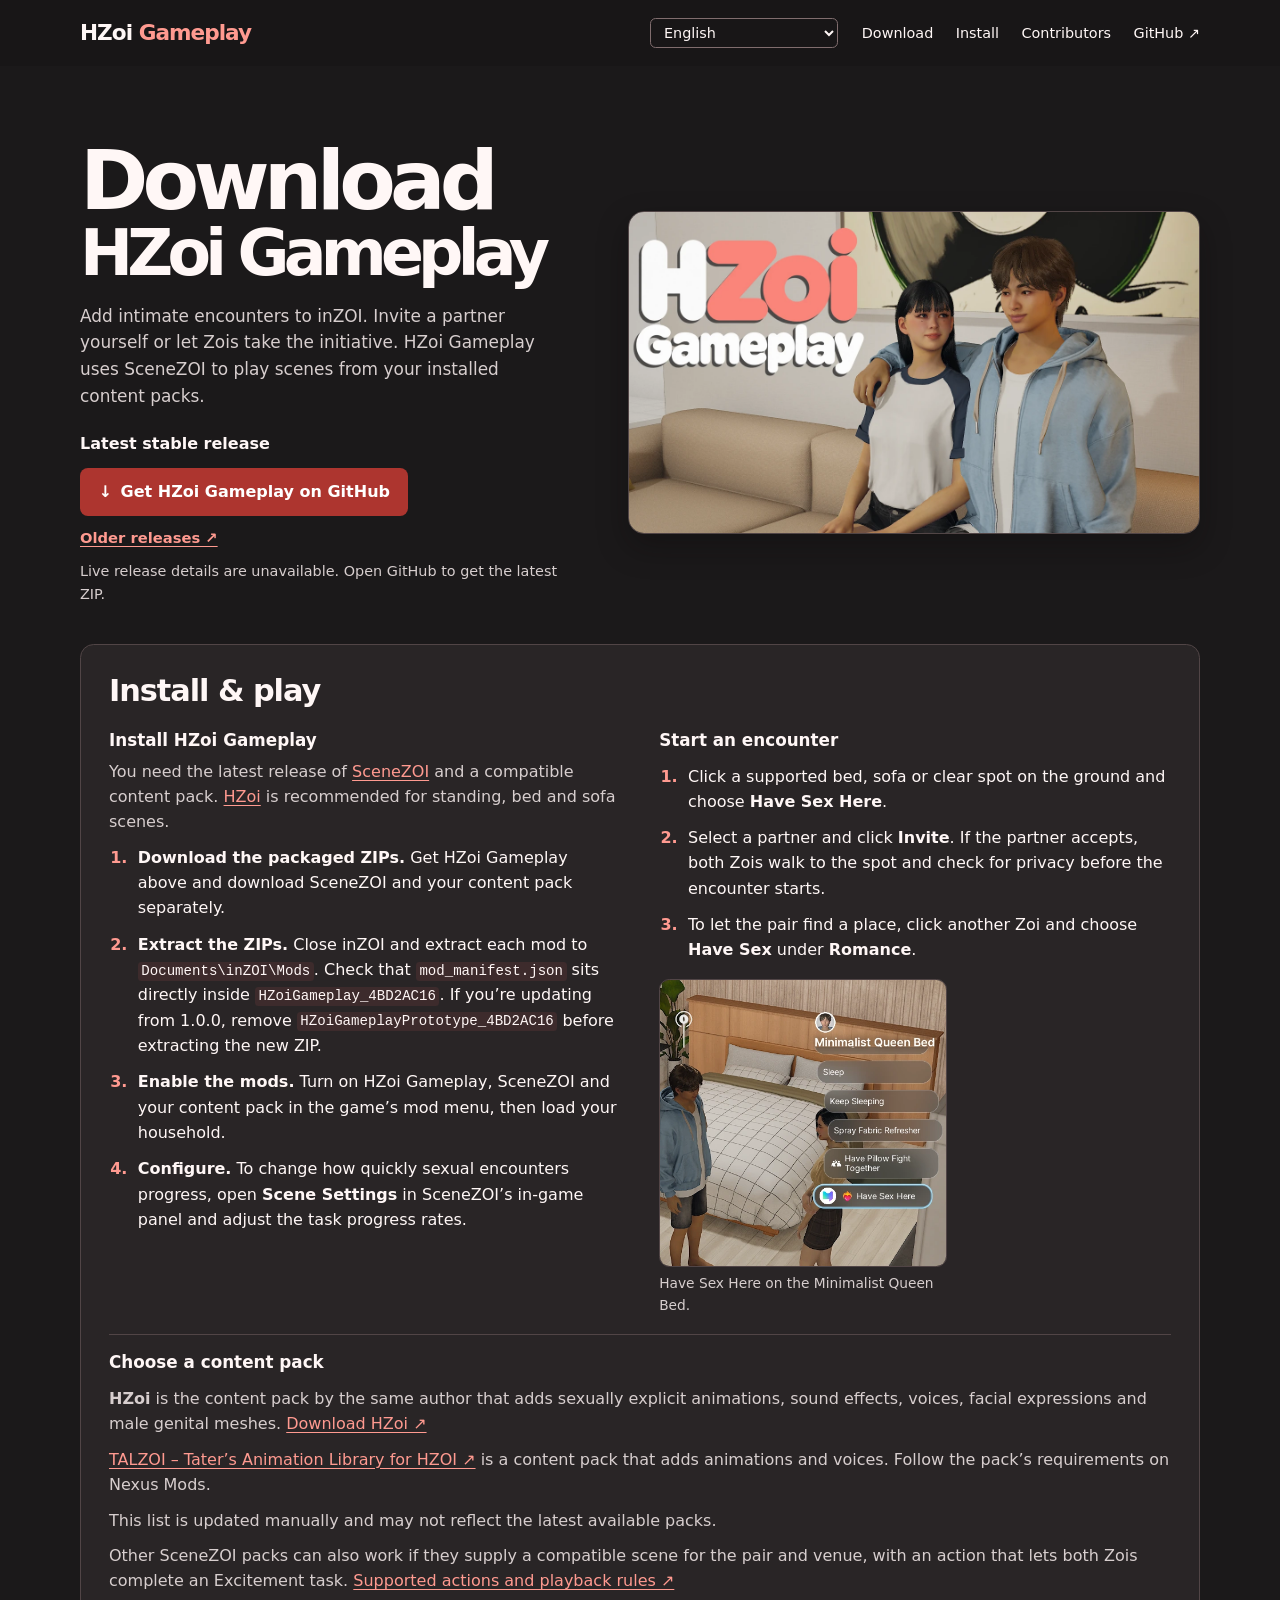
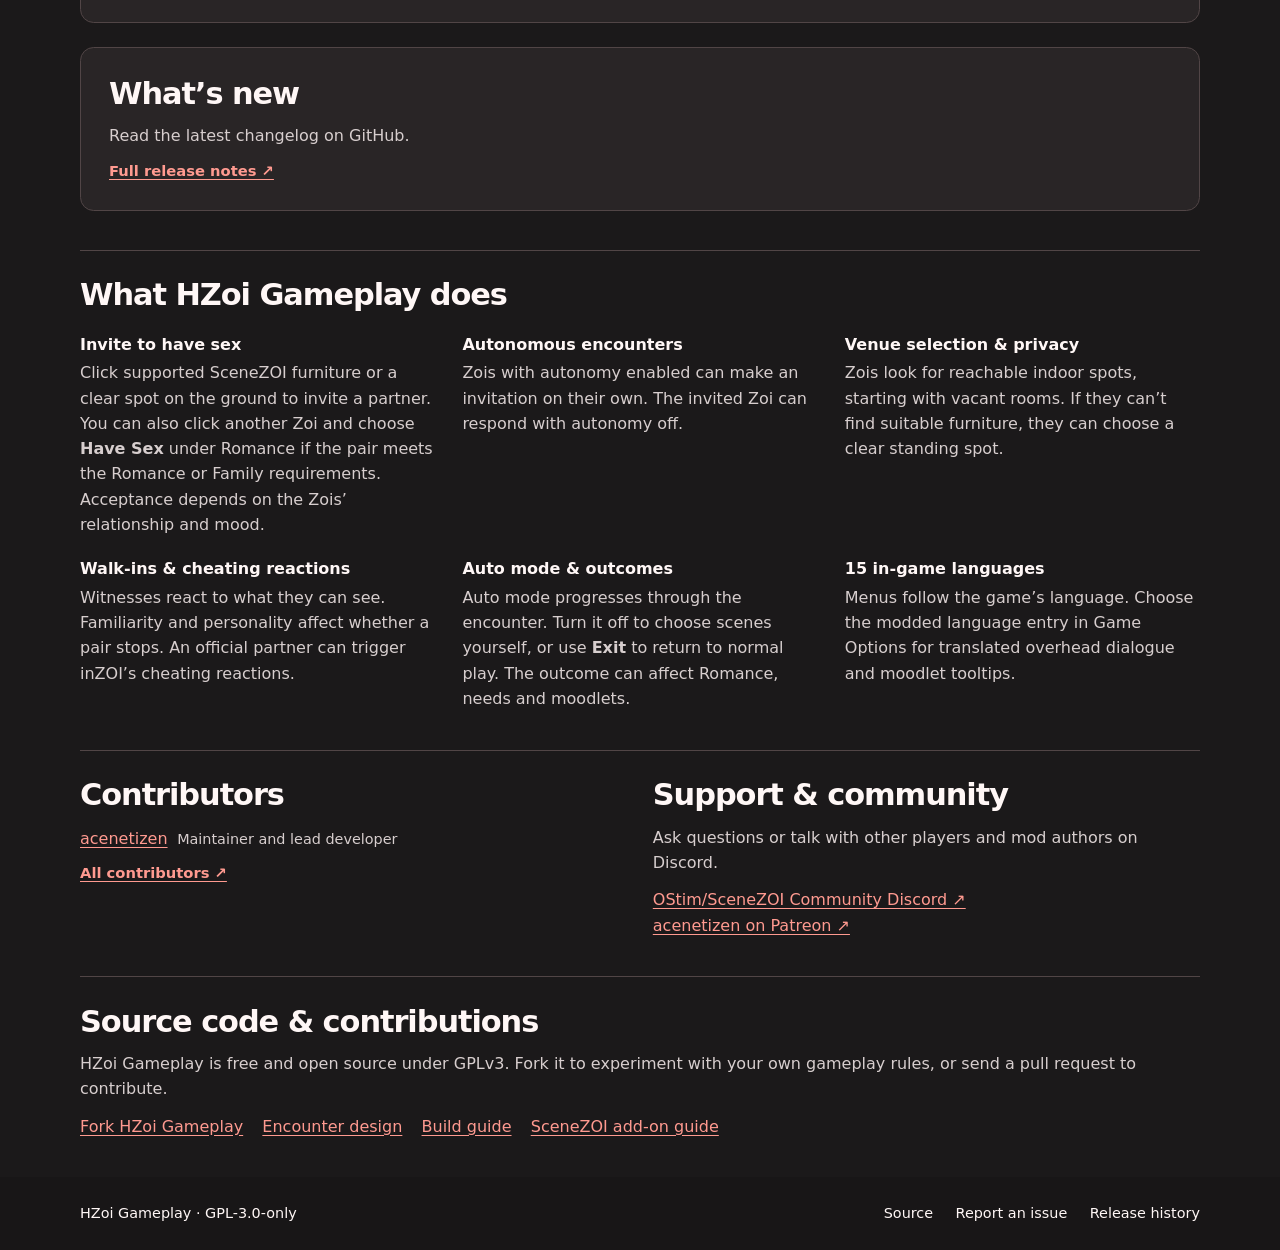
<file: docs/index.html>
<!doctype html>
<html lang="en-US">
<head>
  <meta charset="utf-8">
  <meta name="viewport" content="width=device-width, initial-scale=1">
  <meta name="description" content="Download HZoi Gameplay for inZOI. Invite a partner or let Zois initiate encounters on their own. Find setup instructions, content packs and release notes." data-i18n="pageDescription" data-i18n-attribute="content">
  <meta name="theme-color" content="#1b191a">
  <meta property="og:title" content="HZoi Gameplay — Download for inZOI" data-i18n="pageTitle" data-i18n-attribute="content">
  <meta property="og:description" content="Invite a partner or let Zois take the initiative. Powered by SceneZOI and your content packs." data-i18n="socialDescription" data-i18n-attribute="content">
  <meta property="og:image" content="https://acepleiades.github.io/HZoi-Gameplay/site-assets/hzoi-gameplay-banner.webp">
  <title data-i18n="pageTitle">HZoi Gameplay — Download for inZOI</title>
  <link rel="canonical" href="https://acepleiades.github.io/HZoi-Gameplay/">
  <link rel="icon" href="site-assets/icon.png">
  <link rel="stylesheet" href="site-assets/site.css?v=3">
  <script src="site-assets/language.js?v=1" defer></script>
  <script src="site-assets/releases.js?v=2" defer></script>
</head>
<body>
  <a class="skip" href="#download" data-i18n="skip">Skip to download</a>
  <header class="top">
    <div class="wrap top-inner">
      <a class="brand" href="./">HZoi <span>Gameplay</span></a>
      <div class="language-picker" hidden>
        <label for="site-language" data-i18n="language">Language</label>
        <select id="site-language"></select>
      </div>
      <nav aria-label="Main navigation" data-i18n="mainNav" data-i18n-attribute="aria-label">
        <a href="#download" data-i18n="navDownload">Download</a>
        <a href="#installation" data-i18n="navInstall">Install</a>
        <a href="#contributors" data-i18n="contributors">Contributors</a>
        <a href="https://github.com/acepleiades/HZoi-Gameplay">GitHub ↗</a>
      </nav>
    </div>
  </header>

  <main class="wrap">
    <section class="hero" id="download" aria-labelledby="download-title">
      <div class="hero-copy">
        <h1 id="download-title" data-i18n="downloadTitle">Download <span>HZoi Gameplay</span></h1>
        <p class="intro" data-i18n="intro">Add intimate encounters to inZOI. Invite a partner yourself or let Zois take the initiative. HZoi Gameplay uses SceneZOI to play scenes from your installed content packs.</p>
        <div class="release">
          <div class="release-meta">
            <strong><span id="release-tag"></span><span data-i18n="latest">Latest stable release</span></strong>
            <span id="asset-info"></span>
          </div>
          <a id="download-link" class="button" href="https://github.com/acepleiades/HZoi-Gameplay/releases/latest"><span aria-hidden="true">↓</span> <span id="download-label" data-i18n="getGithub">Get HZoi Gameplay on GitHub</span></a>
          <a class="text-link" href="https://github.com/acepleiades/HZoi-Gameplay/releases" data-i18n="older">Older releases ↗</a>
          <p class="release-status" id="release-status" role="status"></p>
        </div>
      </div>
      <img class="banner" src="site-assets/hzoi-gameplay-banner.webp" alt="HZoi Gameplay logo next to two Zois sitting together on a sofa" width="1280" height="720" fetchpriority="high" data-i18n="bannerAlt" data-i18n-attribute="alt">
    </section>

    <section class="panel" id="installation">
      <h2 data-i18n="installTitle">Install &amp; play</h2>
      <div class="install-grid">
        <div>
          <h3 data-i18n="installGameplay">Install HZoi Gameplay</h3>
          <p data-i18n="requirements">You need the latest release of <a href="https://acepleiades.github.io/SceneZOI/">SceneZOI</a> and a compatible content pack. <a href="https://www.patreon.com/skyrimaceanimations/posts/hzoi-1-4-1-174452155">HZoi</a> is recommended for standing, bed and sofa scenes.</p>
          <ol class="steps">
            <li data-i18n="downloadPackages"><strong>Download the packaged ZIPs.</strong> Get HZoi Gameplay above and download SceneZOI and your content pack separately.</li>
            <li data-i18n="extract"><strong>Extract the ZIPs.</strong> Close inZOI and extract each mod to <code>Documents\inZOI\Mods</code>. Check that <code>mod_manifest.json</code> sits directly inside <code>HZoiGameplay_4BD2AC16</code>. If you’re updating from 1.0.0, remove <code>HZoiGameplayPrototype_4BD2AC16</code> before extracting the new ZIP.</li>
            <li data-i18n="enable"><strong>Enable the mods.</strong> Turn on HZoi Gameplay, SceneZOI and your content pack in the game’s mod menu, then load your household.</li>
            <li data-i18n="configure"><strong>Configure.</strong> To change how quickly sexual encounters progress, open <strong>Scene Settings</strong> in SceneZOI’s in-game panel and adjust the task progress rates.</li>
          </ol>
        </div>
        <div>
          <h3 data-i18n="start">Start an encounter</h3>
          <ol class="steps">
            <li data-i18n="startHere">Click a supported bed, sofa or clear spot on the ground and choose <strong>Have Sex Here</strong>.</li>
            <li data-i18n="choosePartner">Select a partner and click <strong>Invite</strong>. If the partner accepts, both Zois walk to the spot and check for privacy before the encounter starts.</li>
            <li data-i18n="startRomance">To let the pair find a place, click another Zoi and choose <strong>Have Sex</strong> under <strong>Romance</strong>.</li>
          </ol>
          <figure class="example">
            <a href="site-assets/gameplay-option.webp"><img src="site-assets/gameplay-option.webp" alt="Have Sex Here highlighted in the Minimalist Queen Bed’s interaction menu" width="500" height="500" loading="lazy" data-i18n="exampleAlt" data-i18n-attribute="alt"></a>
            <figcaption data-i18n="exampleCaption">Have Sex Here on the Minimalist Queen Bed.</figcaption>
          </figure>
        </div>
      </div>
      <div class="content-packs">
        <h3 data-i18n="chooseContentPack">Choose a content pack</h3>
        <p data-i18n="hzoi"><strong>HZoi</strong> is the content pack by the same author that adds sexually explicit animations, sound effects, voices, facial expressions and male genital meshes. <a href="https://www.patreon.com/skyrimaceanimations/posts/hzoi-1-4-1-174452155">Download HZoi ↗</a></p>
        <p data-i18n="talzoi"><a href="https://www.nexusmods.com/inzoi/mods/1933">TALZOI – Tater’s Animation Library for HZOI ↗</a> is a content pack that adds animations and voices. Follow the pack’s requirements on Nexus Mods.</p>
        <p data-i18n="packListNote">This list is updated manually and may not reflect the latest available packs.</p>
        <p data-i18n="otherPacks">Other SceneZOI packs can also work if they supply a compatible scene for the pair and venue, with an action that lets both Zois complete an Excitement task. <a href="https://github.com/acepleiades/HZoi-Gameplay/blob/main/docs/autonomous-scene-start.md">Supported actions and playback rules ↗</a></p>
      </div>
    </section>

    <section class="panel changes" id="changelog">
      <h2 data-i18n="whatsNew">What’s new</h2>
      <p id="release-language" hidden data-i18n="notesEnglish">Release notes are shown in English.</p>
      <div id="release-notes"><p data-i18n="notesFallback">Read the latest changelog on GitHub.</p></div>
      <a class="text-link" id="release-link" href="https://github.com/acepleiades/HZoi-Gameplay/releases/latest" data-i18n="fullNotes">Full release notes ↗</a>
    </section>

    <section class="section" id="features">
      <h2 data-i18n="featuresTitle">What HZoi Gameplay does</h2>
      <dl class="features">
        <div><dt data-i18n="invitations">Invite to have sex</dt><dd data-i18n="invitationsDesc">Click supported SceneZOI furniture or a clear spot on the ground to invite a partner. You can also click another Zoi and choose <strong>Have Sex</strong> under Romance if the pair meets the Romance or Family requirements. Acceptance depends on the Zois’ relationship and mood.</dd></div>
        <div><dt data-i18n="autonomy">Autonomous encounters</dt><dd data-i18n="autonomyDesc">Zois with autonomy enabled can make an invitation on their own. The invited Zoi can respond with autonomy off.</dd></div>
        <div><dt data-i18n="venues">Venue selection &amp; privacy</dt><dd data-i18n="venuesDesc">Zois look for reachable indoor spots, starting with vacant rooms. If they can’t find suitable furniture, they can choose a clear standing spot.</dd></div>
        <div><dt data-i18n="witnesses">Walk-ins &amp; cheating reactions</dt><dd data-i18n="witnessesDesc">Witnesses react to what they can see. Familiarity and personality affect whether a pair stops. An official partner can trigger inZOI’s cheating reactions.</dd></div>
        <div><dt data-i18n="outcomes">Auto mode &amp; outcomes</dt><dd data-i18n="outcomesDesc">Auto mode progresses through the encounter. Turn it off to choose scenes yourself, or use <strong>Exit</strong> to return to normal play. The outcome can affect Romance, needs and moodlets.</dd></div>
        <div><dt data-i18n="gameLanguages">15 in-game languages</dt><dd data-i18n="gameLanguagesDesc">Menus follow the game’s language. Choose the modded language entry in Game Options for translated overhead dialogue and moodlet tooltips.</dd></div>
      </dl>
    </section>

    <div class="community section">
      <section id="contributors">
        <h2 data-i18n="contributors">Contributors</h2>
        <ul class="people">
          <li><a href="https://github.com/acepleiades">acenetizen</a><span data-i18n="maintainer">Maintainer and lead developer</span></li>
        </ul>
        <a class="text-link" href="https://github.com/acepleiades/HZoi-Gameplay/graphs/contributors" data-i18n="allContributors">All contributors ↗</a>
      </section>
      <section id="support">
        <h2 data-i18n="support">Support &amp; community</h2>
        <p data-i18n="supportDesc">Ask questions or talk with other players and mod authors on Discord.</p>
        <ul class="support-links">
          <li><a href="https://discord.gg/RECvhVaRcU">OStim/SceneZOI Community Discord ↗</a></li>
          <li><a href="https://www.patreon.com/skyrimaceanimations" data-i18n="acePatreon">acenetizen on Patreon ↗</a></li>
        </ul>
      </section>
    </div>

    <section class="section" id="authoring">
      <h2 data-i18n="sourceTools">Source code &amp; contributions</h2>
      <p data-i18n="sourceDesc">HZoi Gameplay is free and open source under GPLv3. Fork it to experiment with your own gameplay rules, or send a pull request to contribute.</p>
      <ul class="resource-links">
        <li><a href="https://github.com/acepleiades/HZoi-Gameplay/fork" data-i18n="fork">Fork HZoi Gameplay</a></li>
        <li><a href="https://github.com/acepleiades/HZoi-Gameplay/blob/main/docs/encounter-design.md" data-i18n="encounterDesign">Encounter design</a></li>
        <li><a href="https://github.com/acepleiades/HZoi-Gameplay/blob/main/docs/release-build.md" data-i18n="buildGuide">Build guide</a></li>
        <li><a href="https://github.com/acepleiades/SceneZOI/blob/main/docs/addon-authoring.md" data-i18n="addonGuide">SceneZOI add-on guide</a></li>
      </ul>
    </section>
  </main>

  <footer>
    <div class="wrap footer-inner">
      <span>HZoi Gameplay · <a href="https://github.com/acepleiades/HZoi-Gameplay/blob/main/LICENSE">GPL-3.0-only</a></span>
      <nav aria-label="Repository" data-i18n="repoNav" data-i18n-attribute="aria-label">
        <a href="https://github.com/acepleiades/HZoi-Gameplay" data-i18n="source">Source</a>
        <a href="https://github.com/acepleiades/HZoi-Gameplay/issues" data-i18n="issues">Report an issue</a>
        <a href="https://github.com/acepleiades/HZoi-Gameplay/releases" data-i18n="history">Release history</a>
      </nav>
    </div>
  </footer>
</body>
</html>
</file>
<file: docs/site-assets/site.css>
:root {
  color-scheme: dark;
  font: 16px/1.58 Inter, system-ui, sans-serif;
  --ink: #fff7f6;
  --muted: #d7cece;
  --line: #514546;
  --paper: #292526;
  --accent: #ff9a90;
  --header: #181617;
}

* { box-sizing: border-box; }
body { margin: 0; color: var(--ink); background: #1b191a; }
a { color: var(--accent); text-underline-offset: .2em; }
a:hover { text-decoration-thickness: 2px; }
:focus-visible { outline: 3px solid var(--accent); outline-offset: 4px; }
[hidden] { display: none !important; }
h1, h2, h3, p { margin: 0; }
h2 { font-size: clamp(1.45rem, 2.4vw, 1.9rem); line-height: 1.2; letter-spacing: -.035em; }
p, dd { color: var(--muted); }
p + p { margin-top: .75rem; }
.wrap { width: min(1120px, calc(100% - 3rem)); margin-inline: auto; }
.skip { position: absolute; left: 1rem; top: -5rem; padding: .5rem 1rem; background: var(--paper); z-index: 2; }
.skip:focus { top: 1rem; }

.top, footer { background: var(--header); color: var(--ink); }
.top-inner, .footer-inner { display: flex; align-items: center; justify-content: space-between; gap: .5rem 1.5rem; flex-wrap: wrap; padding-block: 1rem; }
.top a, footer a { color: inherit; text-decoration: none; }
.top a:hover, footer a:hover { text-decoration: underline; }
.brand { font-size: 1.35rem; font-weight: 800; letter-spacing: -.045em; }
.brand span { color: var(--accent); }
.language-picker { margin-inline-start: auto; font-size: .9rem; }
.language-picker label { position: absolute; width: 1px; height: 1px; overflow: hidden; clip-path: inset(50%); }
.language-picker select { max-width: 100%; font: inherit; color: inherit; background: var(--header); border: 1px solid #806d6e; border-radius: .35rem; padding: .32rem .55rem; cursor: pointer; }
nav { display: flex; flex-wrap: wrap; gap: .25rem 1.4rem; font-size: .9rem; }
nav a { padding-block: .3rem; }

.hero {
  display: grid;
  grid-template-columns: .92fr 1.08fr;
  align-items: center;
  gap: clamp(1.6rem, 4.7vw, 3.8rem);
  padding-block: clamp(2.4rem, 6vw, 4.6rem) 2.4rem;
}
.hero-copy { container-type: inline-size; }
h1 {
  --title-size: clamp(2.75rem, 6.8vw, 5.15rem);
  font-size: var(--title-size);
  line-height: .99;
  letter-spacing: -.07em;
  overflow-wrap: anywhere;
}
h1 span { display: block; font-size: min(.83em, 13cqi); }
html:is([lang="ja-JP"], [lang="ko-KR"], [lang^="zh-"]) :is(h1, h2) { letter-spacing: normal; }
.intro { margin-top: 1.15rem; max-width: 33rem; font-size: 1.06rem; }
.banner { display: block; width: 100%; height: auto; border-radius: 1rem; border: 1px solid var(--line); box-shadow: 0 13px 30px #0d080958; }
.release { margin-top: 1.35rem; }
.release-meta { display: flex; gap: .25rem .7rem; align-items: baseline; flex-wrap: wrap; margin-bottom: .7rem; }
#asset-info { color: var(--muted); font-size: .88rem; }
.button { display: inline-flex; gap: .55rem; align-items: center; min-height: 48px; padding: .65rem 1.15rem; border-radius: .5rem; background: #ad352f; color: white; text-decoration: none; font-weight: 700; }
.button:hover { background: #bc4039; }
.text-link { display: table; margin-top: .65rem; font-size: .92rem; font-weight: 650; }
.release-status:not(:empty) { font-size: .9rem; margin-top: .65rem; }

.install-grid { display: grid; grid-template-columns: 1fr 1fr; gap: 1rem 2.4rem; margin-block: 1.1rem; }
.install-grid > div { min-width: 0; }
.install-grid h3 { font-size: 1.05rem; margin-bottom: .35rem; }
.install-grid .steps { margin-top: .65rem; }
.example { width: min(100%, 18rem); margin: 1rem 0 0; }
.example a { display: block; border: 1px solid var(--line); border-radius: .65rem; overflow: hidden; }
.example img { display: block; width: 100%; height: auto; }
.example figcaption { margin-top: .4rem; color: var(--muted); font-size: .86rem; }
.changes { margin-block-start: 1.5rem; }
.panel { background: var(--paper); border: 1px solid var(--line); border-radius: .85rem; padding: clamp(1.1rem, 3vw, 1.75rem); min-width: 0; }
.panel > p, .section > p, .community p { margin-top: .7rem; }
.steps { margin: 1.1rem 0 .8rem; padding-inline-start: 1.5rem; }
.steps li { padding-left: .3rem; margin-bottom: .7rem; }
.steps li::marker { color: var(--accent); font-weight: 750; }
code { padding: .1em .25em; border-radius: .25em; background: #3d2b2c; font-size: .88em; overflow-wrap: anywhere; }
.content-packs { border-top: 1px solid var(--line); padding-top: .85rem; }
.content-packs h3 { font-size: 1.05rem; }
.content-packs p { margin-top: .65rem; }
#release-language { font-size: .88rem; }
html[lang="en-US"] #release-language { display: none; }
#release-notes { margin-top: .7rem; overflow-wrap: anywhere; }
#release-notes h3 { font-size: 1.02rem; margin-block: .85rem .3rem; }
#release-notes ul, #release-notes ol { padding-inline-start: 1.25rem; margin: .55rem 0 .75rem; }
#release-notes li + li { margin-top: .35rem; }

.section { margin-top: 2.4rem; padding-top: 1.65rem; border-top: 1px solid var(--line); }
.features { display: grid; grid-template-columns: repeat(3, 1fr); gap: 1.2rem 1.7rem; margin: 1.15rem 0 0; }
dt { font-weight: 750; margin-bottom: .2rem; }
dd { margin: 0; }
.community { display: grid; grid-template-columns: 1fr 1fr; gap: 1.6rem; }
.people, .support-links, .resource-links { list-style: none; padding: 0; margin: .75rem 0 0; }
.people li { display: flex; align-items: baseline; flex-wrap: wrap; gap: 0 .6rem; margin-bottom: .25rem; }
.people span { font-size: .9rem; color: var(--muted); }
.resource-links { display: flex; flex-wrap: wrap; gap: .3rem 1.2rem; }
footer { margin-top: 2.4rem; font-size: .9rem; }
.footer-inner { padding-block: 1.25rem; }

@media (max-width: 780px) {
  .top nav { flex-basis: 100%; margin-inline-start: 0; }
  .hero, .install-grid { grid-template-columns: 1fr; }
  .hero h1 span { display: inline; }
  .banner { max-width: 40rem; }
  .features { grid-template-columns: repeat(2, 1fr); }
}

@media (max-width: 470px) {
  .wrap { width: calc(100% - 2rem); }
  nav { gap: .15rem .9rem; }
  .features, .community { grid-template-columns: 1fr; }
  .hero h1 span { display: block; }
  .button { width: 100%; justify-content: center; }
}
</file>
